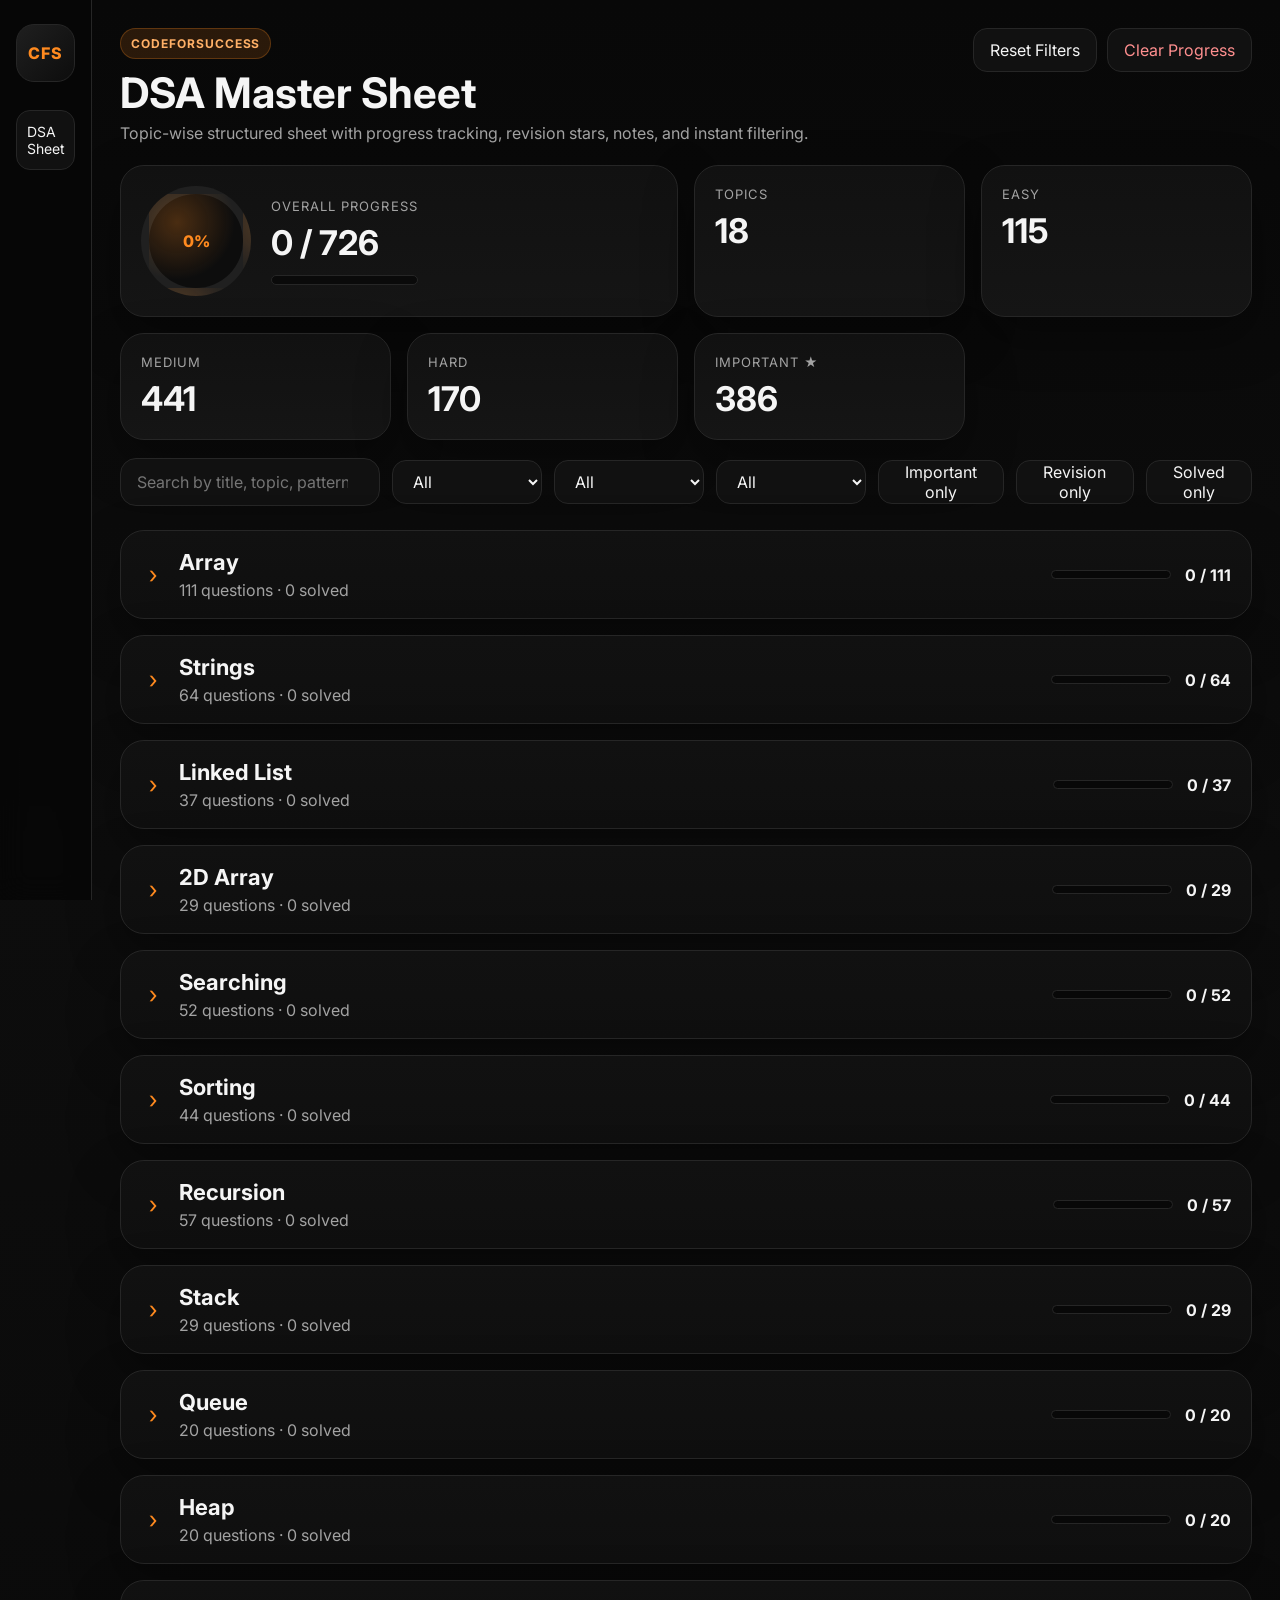
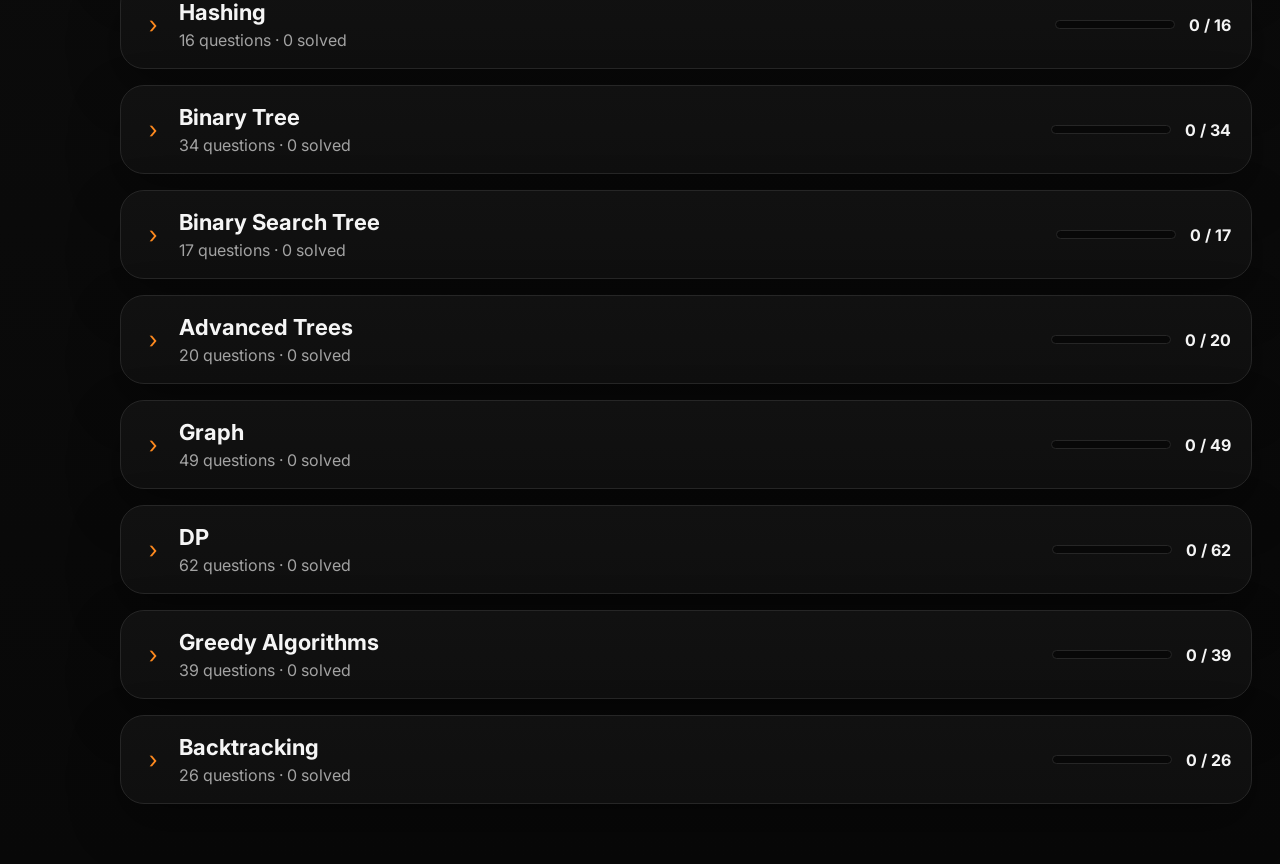
<file: index.html>
<!doctype html>
<html lang="en">
  <head>
    <meta charset="UTF-8" />
    <meta name="viewport" content="width=device-width, initial-scale=1.0" />
    <title>CodeForSuccess DSA Sheet</title>
    <link rel="stylesheet" href="styles.css" />
    <link
      href="https://fonts.googleapis.com/css2?family=Inter:wght@400;500;600;700;800&display=swap"
      rel="stylesheet"
    />
    <link rel="icon" type="image/png" href="/img/logo.png" />
  </head>
  <body>
    <div class="app-shell">
      <aside class="sidebar">
        <div class="brand-mark">CFS</div>
        <nav>
          <a class="nav-item active">DSA Sheet</a>
        </nav>
      </aside>

      <main class="main-content">
        <header class="hero">
          <div>
            <span class="eyebrow">CodeForSuccess</span>
            <h1>DSA Master Sheet</h1>
            <p>
              Topic-wise structured sheet with progress tracking, revision
              stars, notes, and instant filtering.
            </p>
          </div>
          <div class="hero-actions">
            <button id="resetBtn" class="ghost-btn">Reset Filters</button>
            <button id="clearProgressBtn" class="ghost-btn danger">
              Clear Progress
            </button>
          </div>
        </header>

        <section class="stats-grid">
          <article class="stat-card primary">
            <div class="ring"><span id="overallPercent">0%</span></div>
            <div>
              <p class="label">Overall Progress</p>
              <h2>
                <span id="totalSolved">0</span> /
                <span id="totalQuestions">0</span>
              </h2>
              <div class="progress-bar"><span id="progressFill"></span></div>
            </div>
          </article>
          <article class="stat-card">
            <p class="label">Topics</p>
            <h3 id="topicCount">0</h3>
          </article>
          <article class="stat-card">
            <p class="label">Easy</p>
            <h3 id="easyCount">0</h3>
          </article>
          <article class="stat-card">
            <p class="label">Medium</p>
            <h3 id="mediumCount">0</h3>
          </article>
          <article class="stat-card">
            <p class="label">Hard</p>
            <h3 id="hardCount">0</h3>
          </article>
          <article class="stat-card">
            <p class="label">Important ★</p>
            <h3 id="importantCount">0</h3>
          </article>
        </section>

        <section class="toolbar">
          <div class="search-box">
            <input
              id="searchInput"
              type="search"
              placeholder="Search by title, topic, pattern..."
            />
          </div>
          <select id="difficultyFilter">
            <option>All</option>
            <option>Easy</option>
            <option>Medium</option>
            <option>Hard</option>
          </select>
          <select id="topicFilter"></select>
          <select id="patternFilter"></select>
          <button id="importantToggle" class="filter-chip">
            Important only
          </button>
          <button id="revisionToggle" class="filter-chip">Revision only</button>
          <button id="solvedToggle" class="filter-chip">Solved only</button>
        </section>

        <section id="topicList" class="topic-list"></section>
      </main>
    </div>

    <dialog id="notesModal" class="notes-modal">
      <div class="modal-head">
        <h3 id="notesTitle">Notes</h3>
        <button id="notesClose" class="icon-btn">✕</button>
      </div>
      <textarea
        id="notesTextarea"
        placeholder="Add your notes, edge cases, dry run, revision tips..."
      ></textarea>
      <div class="modal-actions">
        <button id="notesDelete" class="ghost-btn danger">Delete</button>
        <button id="notesSave" class="solid-btn">Save Note</button>
      </div>
    </dialog>

    <script src="script.js"></script>
  </body>
</html>
</file>
<file: styles.css>
:root {
  --bg: #090909;
  --panel: #111111;
  --panel-2: #151515;
  --panel-3: #1a1a1a;
  --border: #262626;
  --text: #f5f5f5;
  --muted: #a3a3a3;
  --brand: #ff8a1f;
  --brand-soft: rgba(255, 138, 31, 0.14);
  --green: #22c55e;
  --yellow: #facc15;
  --red: #f43f5e;
  --shadow: 0 20px 50px rgba(0, 0, 0, 0.35);
}
* {
  box-sizing: border-box;
}
html,
body {
  margin: 0;
  padding: 0;
  background: linear-gradient(180deg, #080808, #0d0d0d 35%, #080808);
  color: var(--text);
  font-family: Inter, system-ui, sans-serif;
}
a {
  color: inherit;
  text-decoration: none;
}
button,
input,
select,
textarea {
  font: inherit;
}
.app-shell {
  display: grid;
  grid-template-columns: 92px 1fr;
  min-height: 100vh;
}
.sidebar {
  border-right: 1px solid var(--border);
  padding: 24px 16px;
  display: flex;
  flex-direction: column;
  gap: 28px;
  position: sticky;
  top: 0;
  height: 100vh;
  background: rgba(7, 7, 7, 0.92);
  backdrop-filter: blur(14px);
}
.brand-mark {
  height: 58px;
  border-radius: 18px;
  display: grid;
  place-items: center;
  background: linear-gradient(135deg, #1f1f1f, #0d0d0d);
  border: 1px solid var(--border);
  font-weight: 800;
  letter-spacing: 0.08em;
  color: var(--brand);
}
.nav-item {
  display: block;
  padding: 12px 10px;
  border-radius: 14px;
  color: var(--muted);
  font-size: 14px;
  border: 1px solid transparent;
}
.nav-item.active,
.nav-item:hover {
  background: var(--panel);
  color: var(--text);
  border-color: var(--border);
}
.main-content {
  padding: 28px 28px 60px;
  max-width: 1600px;
  width: 100%;
  margin: 0 auto;
}
.hero {
  display: flex;
  justify-content: space-between;
  gap: 18px;
  align-items: flex-start;
  margin-bottom: 22px;
}
.eyebrow {
  display: inline-block;
  padding: 7px 10px;
  border-radius: 999px;
  background: var(--brand-soft);
  border: 1px solid rgba(255, 138, 31, 0.25);
  color: #ffb067;
  font-size: 12px;
  font-weight: 700;
  letter-spacing: 0.08em;
  text-transform: uppercase;
}
.hero h1 {
  margin: 12px 0 8px;
  font-size: 42px;
  line-height: 1.05;
}
.hero p {
  margin: 0;
  color: var(--muted);
  max-width: 760px;
}
.hero-actions {
  display: flex;
  gap: 10px;
  flex-wrap: wrap;
}
.ghost-btn,
.solid-btn,
.filter-chip,
select {
  height: 44px;
  padding: 0 16px;
  border-radius: 14px;
  border: 1px solid var(--border);
  background: var(--panel);
  color: var(--text);
}
.ghost-btn:hover,
.filter-chip:hover,
select:hover {
  border-color: #3b3b3b;
}
.solid-btn {
  background: linear-gradient(135deg, var(--brand), #ff6a00);
  color: #161616;
  border: none;
  font-weight: 700;
}
.ghost-btn.danger {
  color: #ff8f8f;
}
.stats-grid {
  display: grid;
  grid-template-columns: repeat(4, 1fr);
  gap: 16px;
  margin-bottom: 18px;
}
.stat-card {
  background: linear-gradient(180deg, var(--panel), var(--panel-2));
  border: 1px solid var(--border);
  border-radius: 24px;
  padding: 20px;
  box-shadow: var(--shadow);
}
.stat-card.primary {
  display: flex;
  align-items: center;
  gap: 20px;
  grid-column: span 2;
}
.ring {
  width: 110px;
  height: 110px;
  border-radius: 50%;
  display: grid;
  place-items: center;
  border: 8px solid rgba(255, 255, 255, 0.08);
  background:
    radial-gradient(
      circle at 30% 30%,
      rgba(255, 138, 31, 0.25),
      transparent 62%
    ),
    #0d0d0d;
  font-weight: 800;
  color: var(--brand);
}
.label {
  margin: 0 0 8px;
  color: var(--muted);
  font-size: 13px;
  text-transform: uppercase;
  letter-spacing: 0.08em;
}
.stat-card h2,
.stat-card h3 {
  margin: 0;
  font-size: 34px;
}
.progress-bar {
  margin-top: 12px;
  height: 10px;
  background: #0a0a0a;
  border: 1px solid var(--border);
  border-radius: 999px;
  overflow: hidden;
}
.progress-bar span,
.mini-progress span {
  display: block;
  height: 100%;
  background: linear-gradient(90deg, var(--brand), #ffb347);
}
.toolbar {
  display: grid;
  grid-template-columns:
    minmax(260px, 1.8fr) repeat(3, minmax(150px, 0.8fr))
    auto auto auto;
  gap: 12px;
  margin: 18px 0 24px;
  align-items: center;
}
.search-box input {
  width: 100%;
  height: 48px;
  padding: 0 16px;
  border-radius: 16px;
  border: 1px solid var(--border);
  background: var(--panel);
  color: var(--text);
}
.filter-chip.active {
  background: var(--brand-soft);
  color: #ffc78f;
  border-color: rgba(255, 138, 31, 0.3);
}
.topic-list {
  display: flex;
  flex-direction: column;
  gap: 16px;
}
.topic-card {
  background: linear-gradient(180deg, var(--panel), #0f0f0f);
  border: 1px solid var(--border);
  border-radius: 24px;
  overflow: hidden;
  box-shadow: var(--shadow);
}
.topic-head {
  width: 100%;
  padding: 18px 20px;
  background: transparent;
  border: none;
  color: var(--text);
  display: flex;
  justify-content: space-between;
  align-items: center;
  gap: 20px;
  cursor: pointer;
}
.topic-left {
  display: flex;
  align-items: center;
  gap: 14px;
  text-align: left;
}
.topic-left h3 {
  margin: 0;
  font-size: 22px;
}
.topic-left p {
  margin: 5px 0 0;
  color: var(--muted);
}
.chev {
  font-size: 24px;
  color: var(--brand);
  width: 24px;
  text-align: center;
}
.topic-right {
  display: flex;
  align-items: center;
  gap: 14px;
  min-width: 220px;
  justify-content: flex-end;
}
.mini-progress {
  width: 120px;
  height: 9px;
  background: #080808;
  border: 1px solid var(--border);
  border-radius: 999px;
  overflow: hidden;
}
.topic-body {
  display: none;
  padding: 0 18px 20px;
}
.topic-body.open {
  display: block;
}
.difficulty-block {
  border: 1px solid var(--border);
  border-radius: 18px;
  background: var(--panel-2);
  margin-top: 12px;
  overflow: hidden;
}
.difficulty-block.is-empty {
  opacity: 0.45;
}
.difficulty-head {
  width: 100%;
  padding: 16px 18px;
  background: #131313;
  border: none;
  color: var(--text);
  display: flex;
  align-items: center;
  gap: 12px;
  font-weight: 700;
  font-size: 18px;
  cursor: pointer;
}
.table-wrap {
  overflow: auto;
}
table {
  width: 100%;
  border-collapse: collapse;
  min-width: 980px;
}
th,
td {
  padding: 16px 14px;
  border-top: 1px solid rgba(255, 255, 255, 0.06);
  vertical-align: top;
}
thead th {
  font-size: 12px;
  color: var(--muted);
  text-transform: uppercase;
  letter-spacing: 0.08em;
  text-align: left;
  background: #111;
}
.problem-cell {
  min-width: 300px;
}
.problem-title {
  font-weight: 700;
  display: flex;
  gap: 10px;
  align-items: center;
  flex-wrap: wrap;
}
.problem-desc {
  margin-top: 7px;
  color: var(--muted);
  font-size: 14px;
  line-height: 1.5;
}
.vip {
  padding: 4px 8px;
  border-radius: 999px;
  background: rgba(250, 204, 21, 0.14);
  border: 1px solid rgba(250, 204, 21, 0.22);
  color: #facc15;
  font-size: 11px;
  font-weight: 800;
  text-transform: uppercase;
  letter-spacing: 0.06em;
}
.pattern-pill {
  display: inline-flex;
  padding: 7px 10px;
  border-radius: 999px;
  background: #191919;
  border: 1px solid var(--border);
  color: #d4d4d4;
  font-size: 13px;
}
.resource-link {
  display: inline-flex;
  align-items: center;
  justify-content: center;
  padding: 9px 12px;
  border-radius: 12px;
  background: var(--brand-soft);
  border: 1px solid rgba(255, 138, 31, 0.22);
  color: #ffbf83;
  font-weight: 700;
}
.icon-btn {
  height: 36px;
  min-width: 36px;
  padding: 0 10px;
  border-radius: 10px;
  border: 1px solid var(--border);
  background: #111;
  color: #f3f3f3;
  cursor: pointer;
}
.icon-btn:hover {
  border-color: #454545;
}
.star-btn.active {
  color: #facc15;
  border-color: rgba(250, 204, 21, 0.25);
  background: rgba(250, 204, 21, 0.1);
}
.difficulty-pill {
  display: inline-flex;
  padding: 8px 12px;
  border-radius: 999px;
  font-size: 13px;
  font-weight: 800;
}
.difficulty-pill.easy {
  background: rgba(34, 197, 94, 0.12);
  color: var(--green);
}
.difficulty-pill.medium {
  background: rgba(250, 204, 21, 0.12);
  color: var(--yellow);
}
.difficulty-pill.hard {
  background: rgba(244, 63, 94, 0.12);
  color: var(--red);
}
.muted,
.empty-small {
  color: var(--muted);
}
.empty-small {
  padding: 16px;
}
.check-wrap {
  position: relative;
  display: inline-flex;
}
.check-wrap input {
  position: absolute;
  opacity: 0;
  inset: 0;
}
.check-wrap span {
  width: 22px;
  height: 22px;
  border-radius: 7px;
  border: 1px solid #3a3a3a;
  background: #0d0d0d;
  display: inline-block;
}
.check-wrap input:checked + span {
  background: linear-gradient(135deg, var(--brand), #ff6a00);
  border-color: transparent;
  box-shadow: 0 0 0 3px rgba(255, 138, 31, 0.18) inset;
}
.check-wrap input:checked + span::after {
  content: "✓";
  position: absolute;
  inset: 0;
  display: grid;
  place-items: center;
  color: #161616;
  font-size: 14px;
  font-weight: 800;
}
.notes-modal {
  width: min(680px, calc(100vw - 24px));
  border: none;
  border-radius: 24px;
  padding: 0;
  background: linear-gradient(180deg, #141414, #0d0d0d);
  color: var(--text);
  box-shadow: var(--shadow);
}
.notes-modal::backdrop {
  background: rgba(0, 0, 0, 0.65);
  backdrop-filter: blur(4px);
}
.modal-head {
  display: flex;
  justify-content: space-between;
  align-items: center;
  padding: 18px 20px;
  border-bottom: 1px solid var(--border);
}
.notes-modal textarea {
  width: calc(100% - 32px);
  height: 220px;
  margin: 16px;
  border-radius: 18px;
  background: #0c0c0c;
  border: 1px solid var(--border);
  color: var(--text);
  padding: 16px;
  resize: vertical;
}
.modal-actions {
  display: flex;
  justify-content: flex-end;
  gap: 12px;
  padding: 0 16px 16px;
}
@media (max-width: 1200px) {
  .stats-grid {
    grid-template-columns: 1fr 1fr;
  }
  .stat-card.primary {
    grid-column: 1/-1;
  }
  .toolbar {
    grid-template-columns: 1fr 1fr 1fr;
  }
  .app-shell {
    grid-template-columns: 1fr;
  }
  .sidebar {
    display: none;
  }
  .main-content {
    padding: 20px;
  }
}
@media (max-width: 760px) {
  .hero {
    flex-direction: column;
  }
  .toolbar {
    grid-template-columns: 1fr;
  }
  .topic-right {
    min-width: auto;
  }
  .topic-head {
    align-items: flex-start;
    flex-direction: column;
  }
}
</file>
